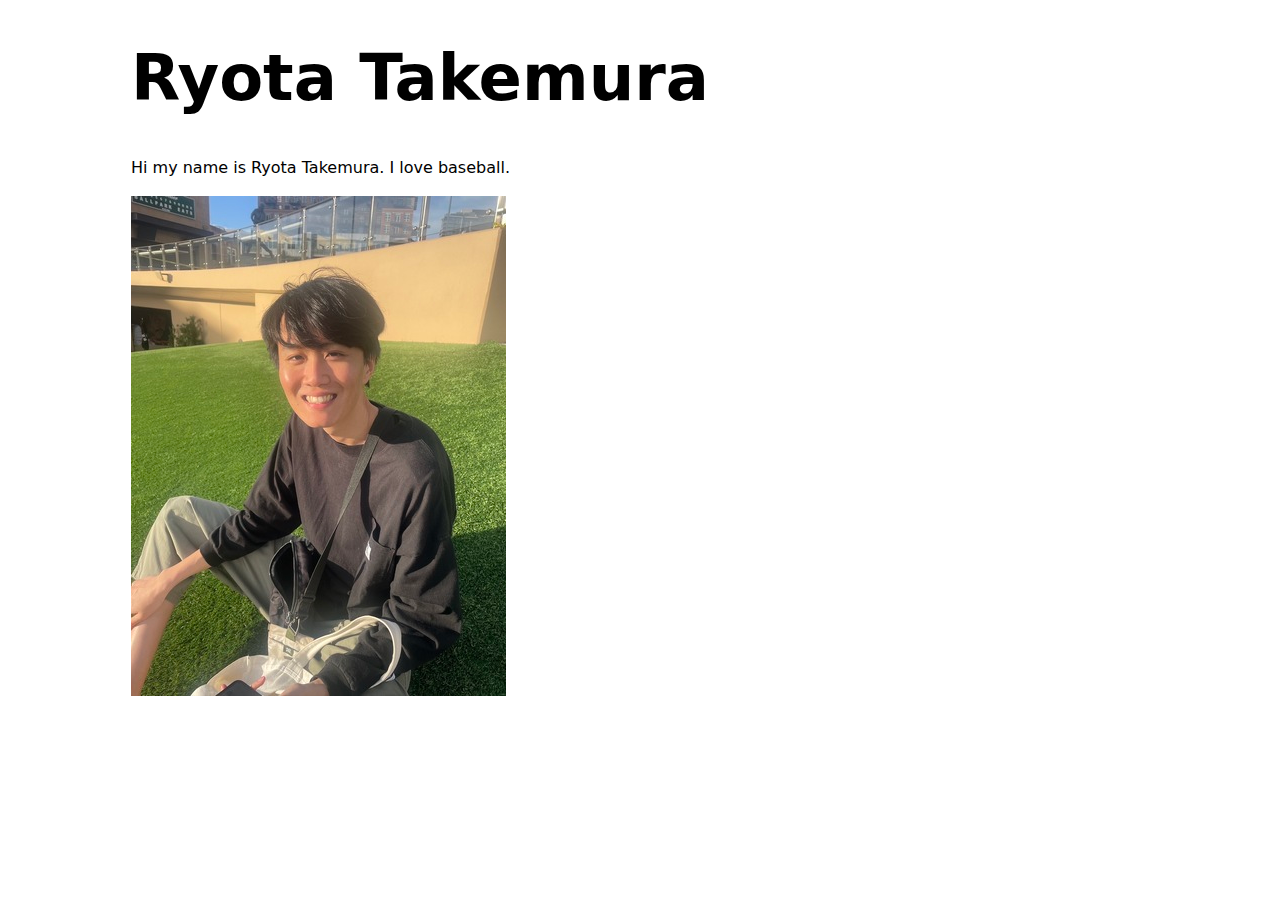
<file: index.html>
<!DOCTYPE html>
<html lang="en">
<head>
    <link rel="stylesheet" href="style.css" />
    <meta charset="UTF-8">
    <meta name="viewport" content="width=device-width, initial-scale=1.0">
    <title>Ryota Takemura:Personal site and portfolio</title>
</head>
<body>
    <h1>Ryota Takemura</h1>
    <p>Hi my name is Ryota Takemura. I love baseball.</p>
    <img src="images/myphoto.jpeg" alt="Me in Petco Park">
</body>
</html>
</file>
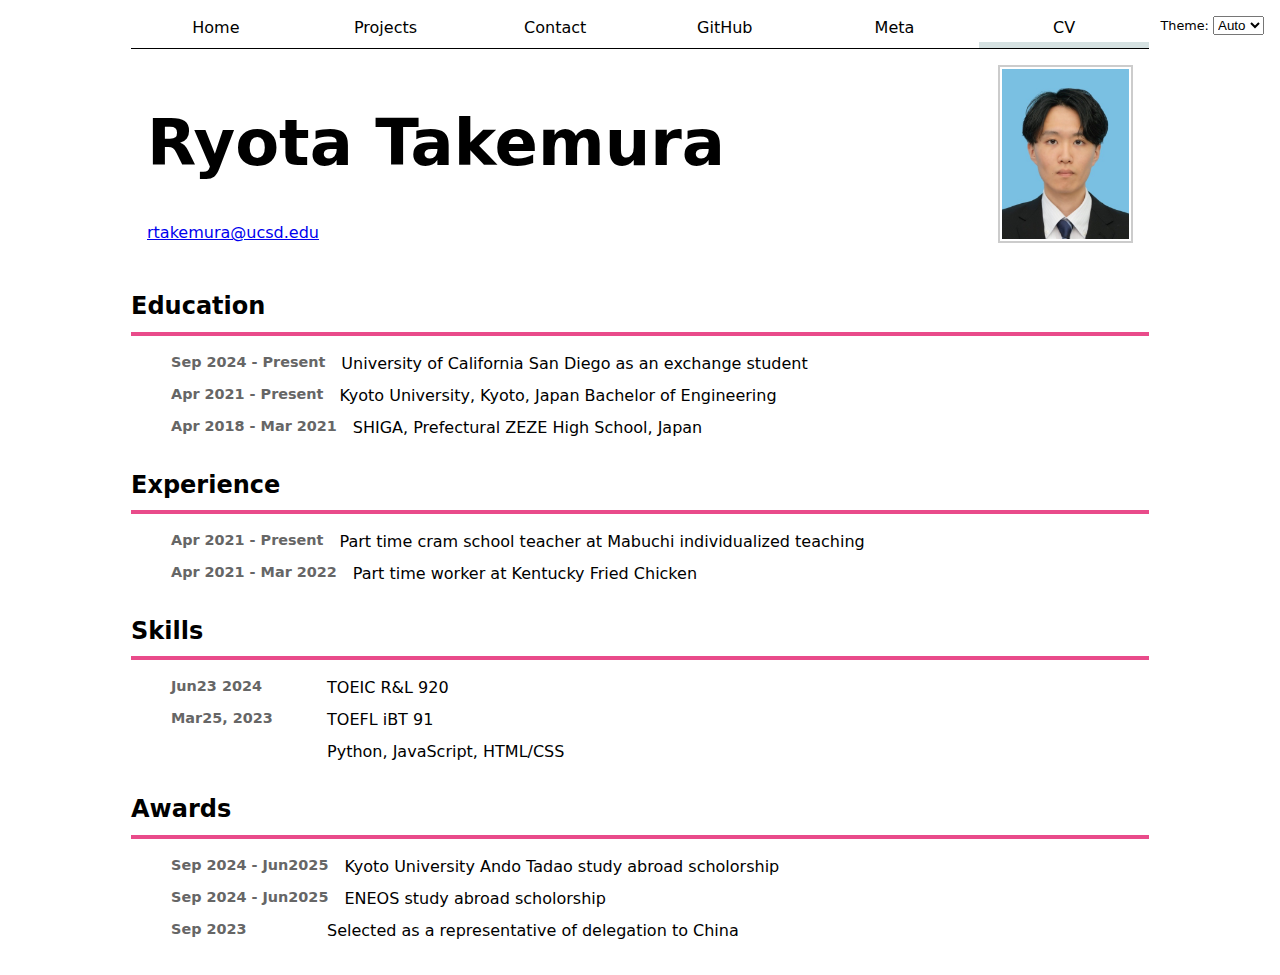
<file: cv.html>
<!DOCTYPE html>
<html lang="en">
<head>
    <link rel="stylesheet" href="style.css" />
    <script type="module" src="global.js"></script>
    <meta charset="UTF-8">
    <meta name="viewport" content="width=device-width, initial-scale=1.0">
    <title>CV</title>
</head>
<body>
    <!-- <nav>
        <ul>
            <li><a href="index.html">Home</a></li>
            <li><a href="projects/index.html">Projects</a></li>
            <li><a href="contact/index.html">Contact</a></li>
            <li><a href="https://github.com/Ryotakemuraryo" target="_blank">Profile</a></li>
            <li><a href="cv.html">CV</a></li>
        </ul>
    </nav> -->
    <header>
        <h1>Ryota Takemura</h1>
        <a href="mailto:rtakemura@ucsd.edu">
            <i class="fas fa-envelope"></i> rtakemura@ucsd.edu
        </a>
          
        <img src="images/resumephoto.jpeg" alt="resumephoto" class="resumephoto">
    </header>

    <section>
        <h2>Education</h2>
        <ul>
            <li>
                <time datetime="2024-09-01">Sep 2024 - Present</time><br>
                University of California San Diego as an exchange student<br>
            </li>
            <li>
                <time datetime="2021-04-01">Apr 2021 - Present</time><br>
                Kyoto University, Kyoto, Japan Bachelor of Engineering<br>
            </li>
            <li>
                <time datetime="2018-04-01">Apr 2018 - Mar 2021</time><br>
                SHIGA, Prefectural ZEZE High School, Japan
            </li>
        </ul>
    </section>

    <section>
        <h2>Experience</h2>
        <ul>
            <li>
                <time datetime="2021-04-01">Apr 2021 - Present</time><br>
                Part time cram school teacher at Mabuchi individualized teaching<br>
            </li>
            <li>
                <time datetime="2021-04-01">Apr 2021 - Mar 2022</time><br>
                Part time worker at Kentucky Fried Chicken
            </li>
        </ul>
    </section>
    <section>
        <h2>Skills</h2>
        <ul>
            <li>
                <time datetime="2024-06-23">Jun23 2024</time><br>
                TOEIC R&L 920<br>
            </li>
            <li>
                <time datetime="2023-03-25">Mar25, 2023</time><br>
                TOEFL iBT 91
            </li>
            <li>
                <time></time>
                Python, JavaScript, HTML/CSS
            </li>
        </ul>
    </section>
    <section>
        <h2>Awards</h2>
        <ul>
            <li>
                <time datetime="2024-09-01">Sep 2024 - Jun2025</time><br>
                Kyoto University Ando Tadao study abroad scholorship<br>
            </li>
            <li>
                <time datetime="2024-09-01">Sep 2024 - Jun2025</time><br>
                ENEOS study abroad scholorship<br>
            </li>
            <li>
                <time datetime="2023-09-01">Sep 2023</time><br>
                Selected as a representative of delegation to China
            </li>
        </ul>
    </section>

</body>
</html>
</file>
<file: style.css>
html{
  --color-accent:oklch(65% 50% 0);
  color-scheme: light dark;
  accent-color: var(--color-accent);/*all elements that use the accent color can inherit it.*/
  font: 100% / 1.5 system-ui;
}

body {
    /* Set line height to 1.5 times the font size
         and use the OS’s UI font as the website font
       */
    max-width: 100ch;
    margin-inline: auto; /*center the content*/
    padding-inline: 1rem;/*predict content from touching edges when display is downsized(add 1character size margin to both left and right*/
    font: 100% / 1.5 system-ui;
}

nav ul,
nav li {
  display: contents; /*eliminating edge of list*/
}

nav {
  display:flex;/*positioning side by side*/
  border-bottom-width: 1px;
  border-bottom-style: solid;
  --border-color: oklch(50% 10% 200 / 40%);/* border-bottom: 1px solid oklch(80% 3% 200);(equivalent)*/
}

nav a{
  flex: 1;/*make width of all <a> same*/
  text-decoration: none;/*remove underline*/
  color: inherit;/*make links use the same text color as their parent element*/
  text-align: center;/*center the text in its box*/
  padding: 0.5em;/*make it easier to read by adding margin*/
}

.current{
  border-bottom: 0.4em solid oklch(90% 3% 200);/*using bold underline to highlight current tag*/
  padding-bottom: 0.1em;/*decrease the same height as increased due to this css group*/
}

nav a:hover {/*mouce pointing area*/
  border-bottom: 0.4em solid var(--color-accent);
  padding-bottom: 0.1em;
  background-color: color-mix(in oklch, var(--color-accent), canvas 85%);
}

form {/* arranging label adn input*/
  display: grid;
  grid-template-columns: auto 1fr;/*auto means that the column will be as wide as its content, and 1fr means that the column will take up the remaining space*/
  gap: 1em;
}

form label{/* arranging text and input*/
  display: grid;
  grid-template-columns: subgrid;
  grid-column: 1 / -1;
}

form button{
  grid-column: 1 / -1;
}

.projects{/*indicating elements in class=projects*/
  display: grid;
  grid-template-columns: repeat(auto-fill, minmax(15em, 1fr));
  /*make the grid have as many columns as can fit in the container, each with a minimum width of 15em and a maximum width of 1fr*/
  gap: 1em;
}

.projects article{
  display: grid;/*make grid inside article*/
  grid-template-rows: subgrid;/*align the height*/
  grid-row: span 3;/*fix the height(article occupies 3 rows)*/
  gap: 0.2em;
}

.projects article h2{
  margin: 0;/*delete margin*/
}

.project-info {
  display: flex;
  flex-direction: column;
  gap: 0.15rem;       
  font-size: 0.95rem;
}

.project-year {
  color: #666;
  font-style: italic;
  font-size: 0.9rem;
}


h1{
  font-size: 400%;
}

h1, h2, h3, h4, h5, h6 {
  line-height: 1.1;/*narrow the gap between lines*/
  text-wrap: balance;/*prevent uneven lines*/
}

section{
  margin-block: 2em;
}

section h2{
  border-bottom: 4px solid var(--color-accent);
  padding-bottom: 0.5em;
  margin-bottom: 0.5em;
  font-size: 1.5rem;
  margin-top: 2rem;
}

header{
  position: relative;
  padding: 1rem;
}

.resumephoto{
  position: absolute;
  top: 1rem;
  right: 1rem;
  height: 80%;        
  object-fit: cover;
  border: 2px solid #ccc;
  padding: 2px;
  background-color: white;
}

li{
  display: flex;
  gap: 1rem;
  margin-bottom: 0.5rem;
  line-height: 1.5;
}

time {
  min-width: 140px;
  color: #666;
  font-weight: bold;
  font-size: 0.9rem;
  flex-shrink: 0;
}

li br {
  display: none;
}

.color-scheme {
  position: absolute;
  top: 1rem;
  right: 1rem;
  font-size: 80%;
  font-family: inherit;
}


dl {
  display: grid;
  grid-template-columns: repeat(4, 1fr); 
  gap: 0.5rem; 
  text-align: center;
}

dt {
  grid-row: 1; 
  font-weight: bold;
}

dd {
  grid-row: 2; 
  margin: 0; 
}

#projects-pie-plot {
  max-width: 20em;
  margin-block: 2em;

  overflow: visible;
}

.swatch {
 width: 1em;
 height: 1em;
 background-color: var(--color);
 border-radius: 50%;
 display: inline-block;
}

.legend {
  display: grid;
  grid-template-columns: repeat(auto-fill, minmax(9em, 1fr));
  border: 1px solid #ccc;
  flex: 1;
  gap: 0.3em 1em;
  padding: 1em;
}

.legend-item {
  display: flex;
  gap: 0.5em;
}

.container{
  display: flex;
  align-items: center; 
  gap: 2em;
}

.searchBar {
  width: 100%;
  padding: 0.5em; 
  font-size: 1em;  
  margin: 1em 0; 
  box-sizing: border-box;
}

svg:has(path:hover) {
  path:not(:hover) {
    opacity: 0.5;
  }
}

path {
  transition: 300ms;
}

.selected {
  --color: oklch(60% 45% 0) !important;

  &:is(path) {
    fill: var(--color);
  }
}

path.dimmed, .legend-item.dimmed {
  opacity: 0.3;
}

path.selected, .legend-item.selected {
  stroke: black;
  stroke-width: 1;
}

.gridlines line {
  stroke: lightgray;
  stroke-opacity: 0.7;
  shape-rendering: crispEdges;
}

dl.info {
  display: grid;
  grid-template-columns: max-content 1fr;
  gap: 0.25em 1em;
  margin: 0;
}

dl.info dt {
  font-weight: normal;
  color: #666;
  margin: 0;
}

dl.info dd {
  margin: 0;
  font-weight: bold;
}

.tooltip {
  position: fixed;
  top: 1em;
  left: 1em;
}

circle {
  transition: 200ms;
  transform-origin: center;
  transform-box: fill-box;
}

circle:hover {
  transform: scale(1.5);
}


dl.info {
  /* ... other styles ... */
  transition-duration: 500ms;
  transition-property: opacity, visibility;
}

dl.info[hidden]:not(:hover, :focus-within) {
  opacity: 0;
  visibility: hidden;
}


@keyframes marching-ants {
  to {
    stroke-dashoffset: -8; /* 5 + 3 */
  }
}

.selection {
  fill-opacity: 0.1;
  stroke: black;
  stroke-opacity: 0.7;
  stroke-dasharray: 5 3;
  animation: marching-ants 2s linear infinite;
}

circle.selected {
  fill: #ff6b6b;
}

#selection-count {
  font-size: 16px;
  color: black;
  font-weight: bold;
  margin-top: 1em;
}

#commit-filter {
  display: flex;
  align-items: baseline;
  margin-bottom: 1em;
}

#commit-filter time {
  margin-left: auto;
}
</file>
